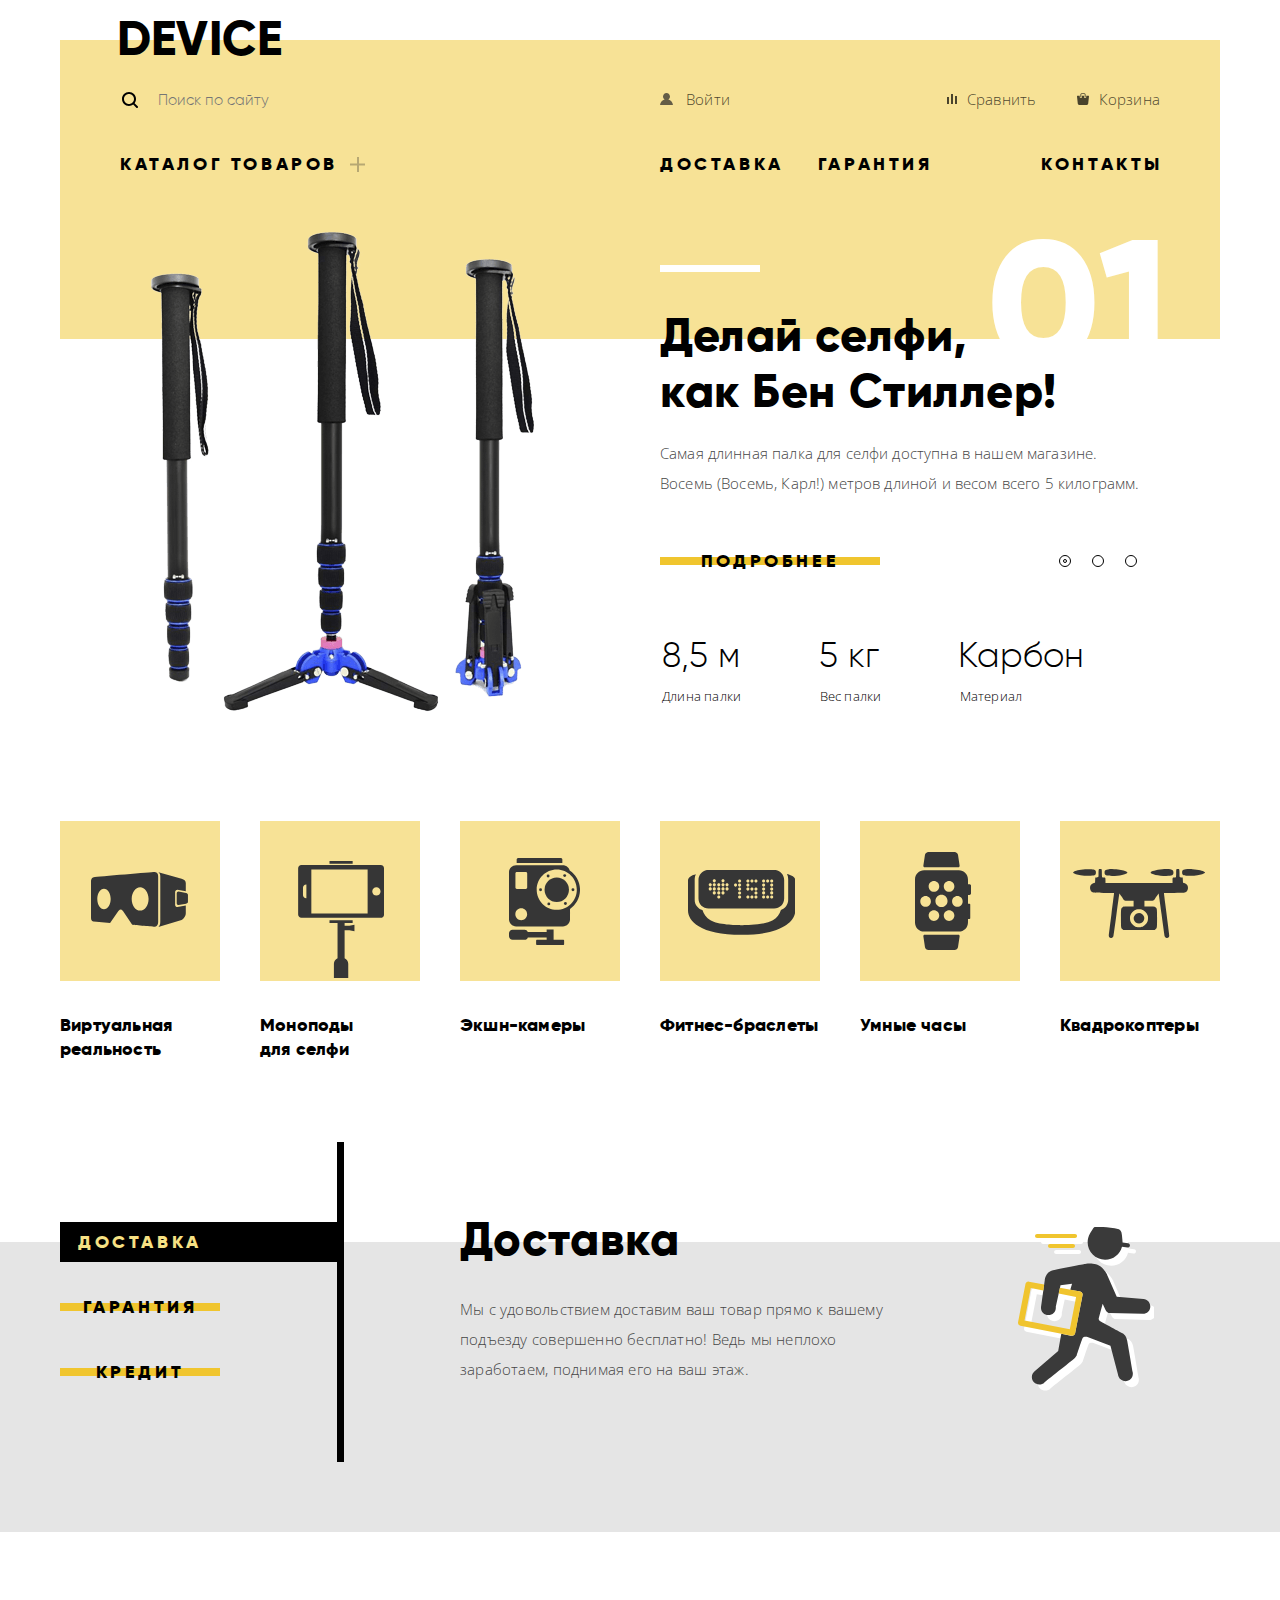
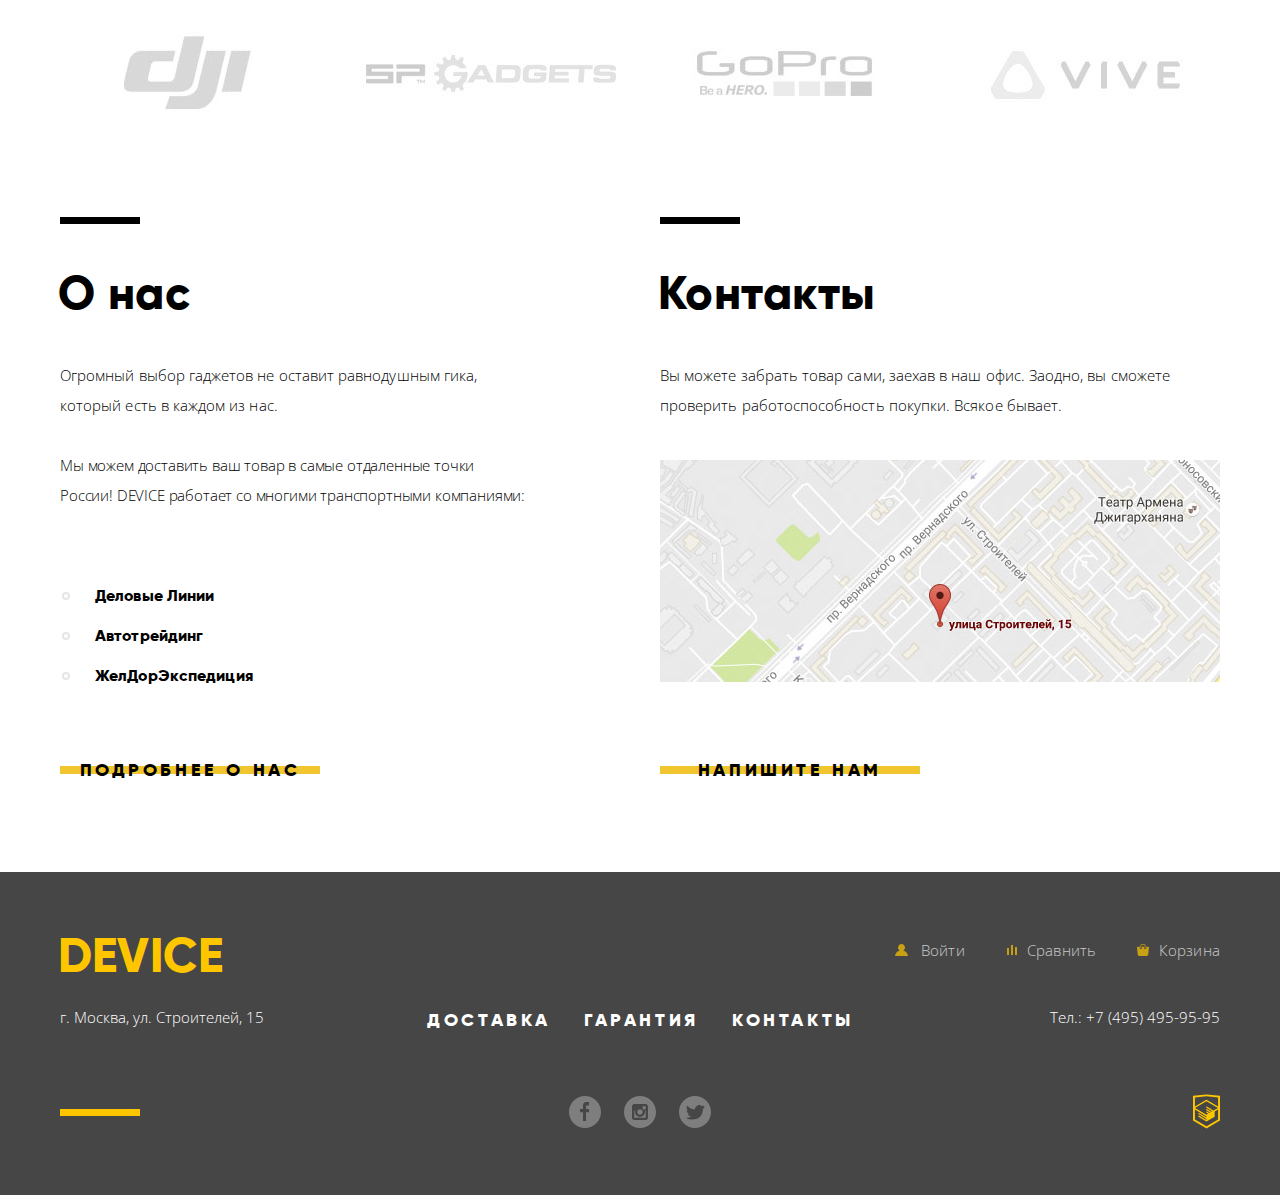
<file: index.html>
<!DOCTYPE html>
<html class="no-js" lang="ru">

<head>
  <meta charset="utf-8">
  <title>HTML Academy: Девайс</title>
  <script>
    document.documentElement.classList.replace("no-js","js");
  </script>
  <link href="https://fonts.googleapis.com/css?family=Open+Sans:300,400&amp;subset=cyrillic" rel="stylesheet">
  <link rel="stylesheet" href="css/normalize.css">
  <link rel="stylesheet" href="css/style-min.css">
</head>

<body>
  <header class="main-header container">
    <div class="header-wrapper">
      <a class="main-header-logo">DEVICE</a>
      <div class="navigation-wrapper">
        <form class="main-navigation-search" action="https://echo.htmlacademy.ru" method="post">
          <label class="visually-hidden" for="main-search">Поиск по сайту</label>
          <input id="main-search" type="text" name="main-search" placeholder="Поиск по сайту" required>
          <button class="search-button" type="submit">найти</button>
        </form>
        <nav class="main-navigation">
          <ul class="user-navigation">
            <li class="navigation-item login">
              <a class="login-link" href="login.html">Войти</a>
            </li>
            <li class="navigation-item compare">
              <a href="#">Сравнить</a>
            </li>
            <li class="navigation-item cart">
              <a href="#">Корзина</a>
            </li>
          </ul>
        </nav>
      </div>
      <ul class="header-services-list">
        <li class="header-services-item catalog">
          <a class="catalog-link" href="products.html">Каталог товаров</a>
          <ul class="header-calalog-list">
            <li>
              <ul class="catalog-list-row first-row">
                <li class="catalog-item">
                  <a href="#">Виртуальная реальность</a>
                </li>
                <li class="catalog-item">
                  <a href="#">Фитнес-браслеты</a>
                </li>
                <li class="catalog-item">
                  <a href="#">Квадрокоптеры</a>
                </li>
              </ul>
            </li>
            <li>
              <ul class="catalog-list-row second-row">
                <li class="catalog-item">
                  <a href="catalog.html">Моноподы для селфи</a>
                </li>
                <li class="catalog-item">
                  <a href="#">Умные часы</a>
                </li>
              </ul>
            </li>
            <li>
              <ul class="catalog-list-row third-row">
                <li class="catalog-item">
                  <a href="#">Экшн-камеры</a>
                </li>
              </ul>
            </li>
          </ul>
        </li>
        <li class="header-services-item">
          <ul class="services-list">
            <li class="services-item">
              <a href="delivery.html">Доставка</a>
            </li>
            <li class="services-item">
              <a href="assurance.html">Гарантия</a>
            </li>
            <li class="services-item">
              <a href="contacts.html">Контакты</a>
            </li>
          </ul>
        </li>
      </ul>
    </div>
  </header>

  <main>
    <h1 class="visually-hidden">Магазин гаджетов Device</h1>
    <section class="promo-products container">
      <h2 class="visually-hidden">Лучшие товары</h2>
      <div class="slider-controls">
        <button class="promo-button current" name="slide-1">Первый слайд</button>
        <button class="promo-button" name="slide-2">Второй слайд</button>
        <button class="promo-button" name="slide-3">Третий слайд</button>
      </div>
      <div id="promo-slider" class="slide-1">
        <div class="slider-product slider-product-1">
          <h3 class="visually-hidden">Монопод</h3>
          <span class="product-number">01</span>
          <div class="picture-container">
            <img src="img/product-1.png" width="384" height="486" alt="product-1" class="product-image">
          </div>
          <div class="info-container">
            <b class="product-motto">Делай селфи,<br> как Бен Стиллер!</b>
            <p class="product-info">Самая длинная палка для селфи доступна в нашем магазине. Восемь (Восемь, Карл!) метров длиной и весом всего 5 килограмм.</p>
            <a class="button device-button" href="#">Подробнее</a>
            <table class="product-properties">
              <tr class="product-properties-names">
                <td>Длина палки</td>
                <td>Вес палки</td>
                <td>Материал</td>
              </tr>
              <tr class="product-properties-value">
                <td>8,5 м</td>
                <td>5 кг</td>
                <td>Карбон</td>
              </tr>
            </table>
          </div>
        </div>
        <div class="slider-product slider-product-2">
          <h3 class="visually-hidden">Фитнес-браслет</h3>
          <span class="product-number">02</span>
          <div class="picture-container">
            <img src="img/product-2.png" width="345" height="485" alt="product-2" class="product-image">
          </div>
          <div class="info-container">
            <b class="product-motto">Худеем<br> правильно!</b>
            <p class="product-info">Мотивирующие фитнес-браслеты помогут найти в себе силы не пропускать занятия и соблюдать диету.</p>
            <a class="button device-button" href="#">Подробнее</a>
            <table class="product-properties">
              <tr class="product-properties-names">
                <td>Без подзарядки</td>
              </tr>
              <tr class="product-properties-value">
                <td>48 часов</td>
              </tr>
            </table>
          </div>
        </div>
        <div class="slider-product slider-product-3">
          <h3 class="visually-hidden">Квадрокоптер</h3>
          <span class="product-number">03</span>
          <div class="picture-container">
            <img src="img/product-3.png" width="526" height="334" alt="product-3" class="product-image">
          </div>
          <div class="info-container">
            <b class="product-motto">Порхает как бабочка, жалит как пчела!</b>
            <p class="product-info">Этот обычный, на первый взгляд, квадрокоптер оснащен мощным лазером, замаскированным под стандартную камеру.</p>
            <a class="button device-button" href="#">Подробнее</a>
            <table class="product-properties">
              <tr class="product-properties-names">
                <td>Дальность полета</td>
                <td>Радиус поражения</td>
              </tr>
              <tr class="product-properties-value">
                <td>800 м</td>
                <td>50 м</td>
              </tr>
            </table>
          </div>
        </div>
      </div>
    </section>
    <section class="popular-products container">
      <h2 class="visually-hidden">Популярные товары</h2>
      <ul class="popular-poducts-list">
        <li class="popular-product vr">
          <a class="popular-product-link" href="#">
            <h3 class="product-name">Виртуальная реальность</h3>
            <div class="img-wrapper">
              <img src="img/popular-1.svg" width="97" height="55" alt="Виртуальная реальность">
            </div>
          </a>
        </li>
        <li class="popular-product monopod">
          <a class="popular-product-link" href="#">
            <h3 class="product-name">Моноподы для селфи</h3>
            <div class="img-wrapper">
              <img src="img/popular-2.svg" width="86" height="117" alt="Моноподы для селфи">
            </div>
          </a>
        </li>
        <li class="popular-product action-camera">
          <a class="popular-product-link" href="#">
            <h3 class="product-name">Экшн-камеры</h3>
            <div class="img-wrapper">
              <img src="img/popular-3.svg" width="71" height="87" alt="Экшн-камеры">
            </div>
          </a>
        </li>
        <li class="popular-product band">
          <a class="popular-product-link" href="#">
            <h3 class="product-name">Фитнес-браслеты</h3>
            <div class="img-wrapper">
              <img src="img/popular-4.svg" width="107" height="65" alt="Фитнес-браслеты">
            </div>
          </a>
        </li>
        <li class="popular-product clock">
          <a class="popular-product-link" href="#">
            <h3 class="product-name">Умные часы</h3>
            <div class="img-wrapper">
              <img src="img/popular-5.svg" width="56" height="98" alt="Умные часы">
            </div>
          </a>
        </li>
        <li class="popular-product quadrocopter">
          <a class="popular-product-link" href="#">
            <h3 class="product-name">Квадрокоптеры</h3>
            <div class="img-wrapper">
              <img src="img/popular-6.svg" width="132" height="69" alt="Квадрокоптеры">
            </div>
          </a>
        </li>
      </ul>
    </section>
    <section class="services">
      <div class="services-wrapper container">
        <h2 class="visually-hidden">Услуги</h2>
        <div class="slider-controls">
          <button class="button device-button current" name="delivery">Доставка</button>
          <button class="button device-button" name="warranty">Гарантия</button>
          <button class="button device-button" name="credit">Кредит</button>
        </div>
        <div id="services-control" class="delivery">
          <ul class="services-list">
            <li class="services-item services-item-delivery">
              <h3>Доставка</h3>
              <img src="img/delivery.svg" width="136" height="164" alt="Доставка">
              <p>Мы с удовольствием доставим ваш товар прямо к вашему подъезду совершенно бесплатно! Ведь мы неплохо заработаем,
                поднимая его на ваш этаж.</p>
            </li>
            <li class="services-item services-item-warranty">
              <h3>Гарантия</h3>
              <img src="img/warranty.svg" width="171" height="194" alt="Гарантия">
              <p>Если из-за возгорания купленного у нас товара у вас сгорит дом — не переживайте, мы выдадим вам новый. Товар, не
                дом, конечно же.
              </p>
            </li>
            <li class="services-item services-item-credit">
              <h3>Кредит</h3>
              <img src="img/credit.svg" width="156" height="186" alt="Кредит">
              <p>Залезть в долговую яму стало проще! Кредитные консультанты подберут для вас наиболее выгодные условия кредита.
                Выгодные для нашего банка, разумеется.</p>
            </li>
          </ul>
        </div>
      </div>
    </section>
    <section class="brends container">
      <h2 class="visually-hidden">Наши бренды</h2>
      <ul class="brends-list">
        <li class="brend-item">
          <a href="http://www.dji.com/" aria-label="Магазин DJI">
            <img src="img/logo-1.jpg" width="260" height="100" alt="DJI">
            <img class="hover-img" src="img/logo-1-hov.jpg" width="260" height="100" alt="DJI">
          </a>
        </li>
        <li class="brend-item">
          <a class="partner-link" href="http://www.sp-gadgets.com/" aria-label="Магазин SP GADGETS">
            <img src="img/logo-2.jpg" width="260" height="100" alt="SP GADGETS">
            <img class="hover-img" src="img/logo-2-hov.jpg" width="260" height="100" alt="SP GADGETS">
          </a>
        </li>
        <li class="brend-item">
          <a class="partner-link" href="http://gopro.ru/">
            <img src="img/logo-3.jpg" width="260" height="100" alt="GoPro" aria-label="Магазин GoPro">
            <img class="hover-img" src="img/logo-3-hov.jpg" width="260" height="100" alt="GoPro">
          </a>
        </li>
        <li class="brend-item">
          <a class="partner-link" href="https://www.htcvive.com/">
            <img src="img/logo-4.jpg" width="260" height="100" alt="VIVE" aria-label="Магазин VIVE">
            <img class="hover-img" src="img/logo-4-hov.jpg" width="260" height="100" alt="VIVE">
          </a>
        </li>
      </ul>
    </section>
    <div class="about-wrapper">
      <section class="about">
        <h2>О нас</h2>
        <p>Огромный выбор гаджетов не оставит равнодушным гика, который есть в каждом из нас.</p>
        <p>Мы можем доставить ваш товар в самые отдаленные точки России! DEVICE работает со многими транспортными компаниями:</p>
        <ul class="transport-list">
          <li class="transport-item">Деловые Линии</li>
          <li class="transport-item">Автотрейдинг</li>
          <li class="transport-item">ЖелДорЭкспедиция</li>
        </ul>
        <a href="#" class="device-button">Подробнее о нас</a>
      </section>
      <section class="contacts">
        <h2>Контакты</h2>
        <p>Вы можете забрать товар сами, заехав в наш офис. Заодно, вы сможете проверить работоспособность покупки. Всякое бывает.</p>
        <a class="map-link" href="https://yandex.ru/maps/-/CBB4AERqHA">
          <img src="img/map.jpg" class="map" width="560" height="222" alt="карта проезда">
        </a>
        <a href="#" class="device-button mail-btn">Напишите нам</a>
      </section>
    </div>

    <section class="modal modal-mailUs">
      <h2 class="visually-hidden">Форма авторизации</h2>

      <form class="mail-form" action="https://echo.htmlacademy.ru" method="post">
        <p class="modal-item">
          <label for="modal-name">Ваше имя:</label>
          <input id="modal-name" type="text" name="user-name" placeholder="Имя Фамилия">
        </p>
        <p class="modal-item">
          <label for="modal-email">Ваш e-mail:</label>
          <input id="modal-email" type="email" name="user-email" placeholder="email@example.com">
        </p>
        <p class="modal-item modal-item-big">
          <label for="modal-text">Текст письма:</label>
          <textarea id="modal-text" name="mail-text" placeholder="В свободной форме"></textarea>
        </p>
        <button class="button device-button" type="submit">Отправить</button>
      </form>

      <button class="modal-close-button" type="button">закрыть</button>
    </section>

    <section class="modal modal-map">
      <h2 class="visually-hidden">Как до нас добраться</h2>
      <iframe src="https://yandex.ru/map-widget/v1/-/CBB4A6BfcA" width="960" height="559"></iframe>
      <p>
        <img src="img/map-big.jpg" width="960" height="559" alt="Офис компании по адресу г. Москва, ул. Строителей, 15">
      </p>
      <button class="modal-close-button" type="button">закрыть</button>
    </section>
  </main>

  <footer class="main-footer">
    <div class="footer-container">
      <div class="footer-wrapper">
        <a class="main-footer-logo">DEVICE</a>
        <ul class="user-navigation">
          <li class="navigation-item footer-navigation-item login">
            <a href="#">Войти</a>
          </li>
          <li class="navigation-item footer-navigation-item compare">
            <a href="#">Сравнить</a>
          </li>
          <li class="navigation-item footer-navigation-item cart">
            <a href="#">Корзина</a>
          </li>
        </ul>
      </div>
      <div class="footer-wrapper">
        <span class="footer-address">г. Москва, ул. Строителей, 15</span>
        <ul class="footer-services-list">
          <li class="services-item">
            <a href="delivery.html">Доставка</a>
          </li>
          <li class="services-item">
            <a href="assurance.html">Гарантия</a>
          </li>
          <li class="services-item">
            <a href="contacts.html">Контакты</a>
          </li>
        </ul>
        <a href="tel:74954959595" class="footer-phone">Тел.: +7 (495) 495-95-95</a>
      </div>
      <div class="footer-wrapper">
        <ul class="footer-social-list">
          <li class="social-item">
            <a class="social-link" href="#">
              <span class="visually-hidden">Фейсбук</span>
            </a>
          </li>
          <li class="social-item">
            <a class="social-link" href="#">
              <span class="visually-hidden">Инстаграм</span>
            </a>
          </li>
          <li class="social-item">
            <a class="social-link" href="#">
              <span class="visually-hidden">Твиттер</span>
            </a>
          </li>
        </ul>
        <a class="developer-logo" href="https://htmlacademy.ru/intensive/htmlcss" aria-label="Сайт разработчика HTML Academy">
          <img src="img/developer.svg" width="27" height="35" alt="Сделано в HTML Academy">
        </a>
      </div>
    </div>
  </footer>
  <script async="" src="js/script-min.js"></script>
</body>

</html>
</file>
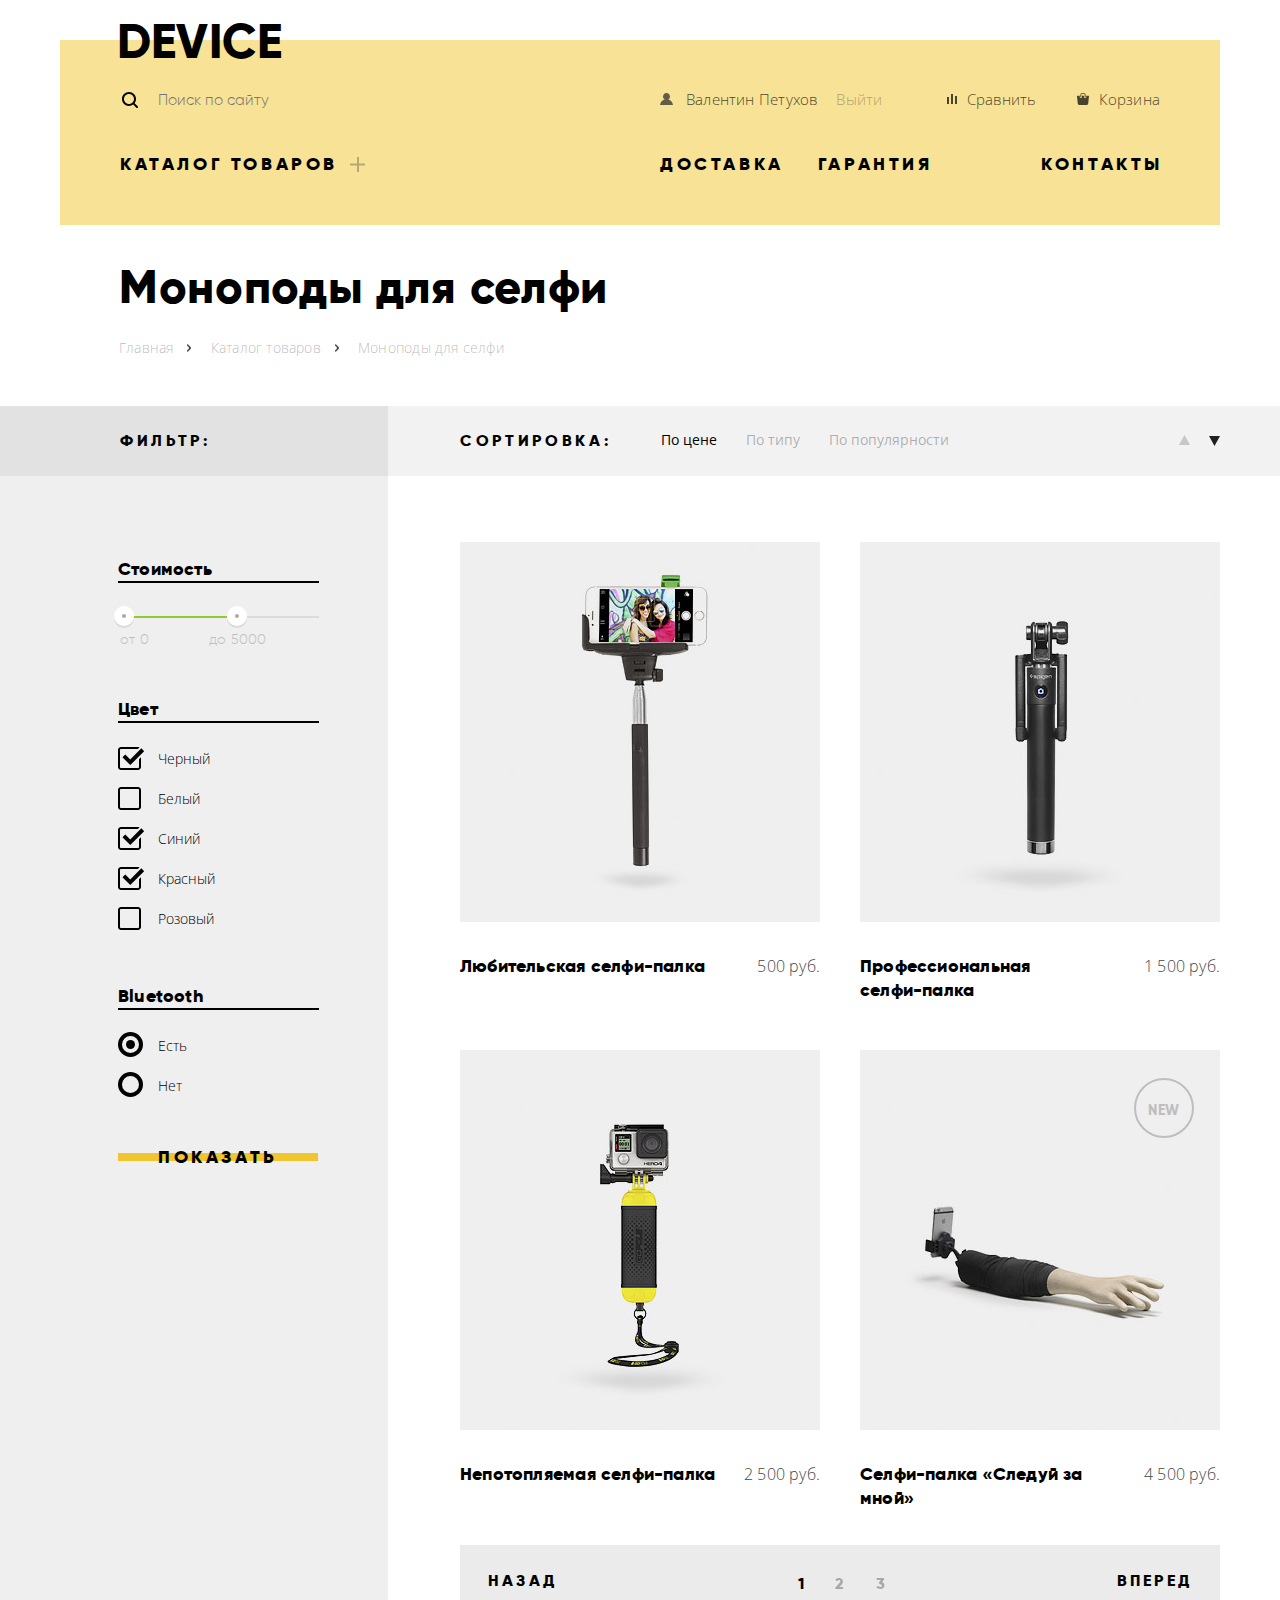
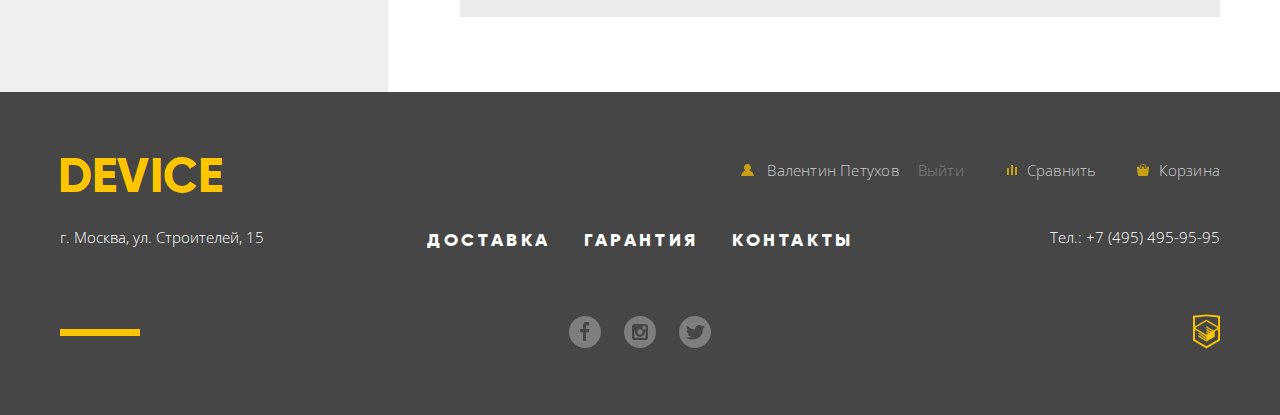
<file: catalog.html>
<!DOCTYPE html>
<html lang="ru">

<head>
  <meta charset="utf-8">
  <title>HTML Academy: Девайс</title>
  <link href="https://fonts.googleapis.com/css?family=Open+Sans:300,400&amp;subset=cyrillic" rel="stylesheet">
  <link rel="stylesheet" href="css/normalize.css">
  <link rel="stylesheet" href="css/style-min.css">
</head>

<body class="catalogPage">
  <header class="main-header container">
    <div class="header-wrapper">
      <a href="index.html" class="main-header-logo">DEVICE</a>
      <div class="navigation-wrapper">
        <form class="main-navigation-search" action="https://echo.htmlacademy.ru" method="post">
          <label class="visually-hidden" for="main-search">Поиск по сайту</label>
          <input id="main-search" type="text" name="main-search" placeholder="Поиск по сайту" required>
          <button class="search-button" type="submit">найти</button>
        </form>
        <nav class="main-navigation">
          <ul class="user-navigation">
            <li class="navigation-item user">
              <a href="#">Валентин Петухов</a>
            </li>
            <li class="navigation-item logout">
              <a href="#">Выйти</a>
            </li>
            <li class="navigation-item compare">
              <a href="#">Сравнить</a>
            </li>
            <li class="navigation-item cart">
              <a href="#">Корзина</a>
            </li>
          </ul>
        </nav>
      </div>
      <ul class="header-services-list">
        <li class="header-services-item catalog">
          <a class="catalog-link" href="products.html">Каталог товаров</a>
          <ul class="header-calalog-list">
            <li>
              <ul class="catalog-list-row first-row">
                <li class="catalog-item">
                  <a href="#">Виртуальная реальность</a>
                </li>
                <li class="catalog-item">
                  <a href="#">Фитнес-браслеты</a>
                </li>
                <li class="catalog-item">
                  <a href="#">Квадрокоптеры</a>
                </li>
              </ul>
            </li>
            <li>
              <ul class="catalog-list-row second-row">
                <li class="catalog-item">
                  <a href="catalog.html">Моноподы для селфи</a>
                </li>
                <li class="catalog-item">
                  <a href="#">Умные часы</a>
                </li>
              </ul>
            </li>
            <li>
              <ul class="catalog-list-row third-row">
                <li class="catalog-item">
                  <a href="#">Экшн-камеры</a>
                </li>
              </ul>
            </li>
          </ul>
        </li>
        <li class="header-services-item">
          <ul class="services-list">
            <li class="services-item">
              <a href="delivery.html">Доставка</a>
            </li>
            <li class="services-item">
              <a href="assurance.html">Гарантия</a>
            </li>
            <li class="services-item">
              <a href="contacts.html">Контакты</a>
            </li>
          </ul>
        </li>
      </ul>
    </div>
  </header>

  <main>
    <div class="container">
      <h1>Моноподы для селфи</h1>
      <ul class="breadcrumbs">
        <li>
          <a href="index.html">Главная</a>
        </li>
        <li>
          <a href="#">Каталог товаров</a>
        </li>
        <li class="breadcrumbs-current">
          <a>Моноподы для селфи</a>
        </li>
      </ul>
    </div>

    <div class="sort-wrapper">
      <div class="sort-inner-wrapper container">
        <div class="visual-h2">Фильтр:</div>
        <section class="sort">
          <h2>Cортировка:</h2>
          <ul class="sort-list">
            <li class="sort-item current">
              <a href="#">По цене</a>
            </li>
            <li class="sort-item">
              <a href="#">По типу</a>
            </li>
            <li class="sort-item">
              <a href="#">По популярности</a>
            </li>
            <li class="sort-item arrow arrow-up">
              <a href="#">стрелка вверх</a>
            </li>
            <li class="sort-item current arrow arrow-down">
              <a href="#">стрелка вниз</a>
            </li>
          </ul>
        </section>
      </div>
    </div>

    <div class="background-wrapper">
      <div class="filter-catalog-container container">
        <section class="filter">
          <h2 class="visually-hidden">Фильтр:</h2>
          <form class="filter-form" method="post" action="https://echo.htmlacademy.ru">
            <fieldset>
              <legend>Стоимость</legend>
              <div class="custom-range">
                <input id="min-price" class="visually-hidden min-price" type="text" name="min-price" placeholder="от 0" value="0">
                <input id="max-price" class="visually-hidden max-price" type="text" name="max-price" placeholder="до 5000" value="5000">
                <span class="price-range"></span>
                <label class="icon-min-price icon-price" for="min-price">Минимальная цена</label>
                <label class="icon-max-price icon-price" for="max-price">Максимальная цена</label>
              </div>
            </fieldset>
            <fieldset>
              <legend>Цвет</legend>
              <ul class="color-list">
                <li class="filter-option">
                  <input class="visually-hidden" type="checkbox" id="black" name="black" value="black" checked>
                  <label for="black">Черный</label>
                </li>
                <li class="filter-option">
                  <input class="visually-hidden" type="checkbox" id="white" name="white" value="white">
                  <label for="white">Белый</label>
                </li>
                <li class="filter-option">
                  <input class="visually-hidden" type="checkbox" id="blue" name="blue" value="blue" checked>
                  <label for="blue">Синий</label>
                </li>
                <li class="filter-option">
                  <input class="visually-hidden" type="checkbox" id="red" name="red" value="red" checked>
                  <label for="red">Красный</label>
                </li>
                <li class="filter-option">
                  <input class="visually-hidden" type="checkbox" id="pink" name="pink" value="pink">
                  <label for="pink">Розовый</label>
                </li>
              </ul>
            </fieldset>
            <fieldset>
              <legend>Bluetooth</legend>
              <ul class="bluetooth-list">
                <li class="filter-option">
                  <input class="visually-hidden" id="bluetooth-option-exist" type="radio" name="exist" value="exist" checked>
                  <label for="bluetooth-option-exist">Есть</label>
                </li>
                <li class="filter-option">
                  <input class="visually-hidden" id="bluetooth-option-not" type="radio" name="exist" value="not">
                  <label for="bluetooth-option-not">Нет</label>
                </li>
              </ul>
            </fieldset>
            <button class="button device-button" type="submit">Показать</button>
          </form>
        </section>

        <section class="catalog">
          <h2 class="visually-hidden">Список моноподов</h2>
          <ul class="catalog-list">
            <li class="catalog-item">
              <h3>
                <a href="catalog-item.html">Любительская селфи-палка</a>
              </h3>
              <img src="img/catalog-item-1.jpg" width="360" height="380" alt="Любительская селфи-палка">
              <span class="catalog-item-price">500 руб.</span>
              <div class="hover-wrapper">
                <a class="button device-button" href="#">В корзину</a>
                <a class="compare-button" href="#">Добавить к сравнению</a>
              </div>
            </li>
            <li class="catalog-item">
              <h3>
                <a href="catalog-item.html">Профессиональная <br> селфи-палка</a>
              </h3>
              <img src="img/catalog-item-2.jpg" width="360" height="380" alt="Профессиональная селфи-палка">
              <span class="catalog-item-price">1 500 руб.</span>
              <div class="hover-wrapper">
                <a class="button device-button" href="#">В корзину</a>
                <a class="compare-button" href="#">Добавить к сравнению</a>
              </div>
            </li>
            <li class="catalog-item">
              <h3>
                <a href="catalog-item.html">Непотопляемая селфи-палка</a>
              </h3>
              <img src="img/catalog-item-3.jpg" width="360" height="380" alt="Непотопляемая селфи-палка">
              <span class="catalog-item-price">2 500 руб.</span>
              <div class="hover-wrapper">
                <a class="button device-button" href="#">В корзину</a>
                <a class="compare-button" href="#">Добавить к сравнению</a>
              </div>
            </li>
            <li class="catalog-item new">
              <h3>
                <a href="catalog-item.html">Селфи-палка «Следуй за мной»</a>
              </h3>
              <img src="img/catalog-item-4.jpg" width="360" height="380" alt="Селфи-палка «Следуй за мной»">
              <span class="catalog-item-price">4 500 руб.</span>
              <div class="hover-wrapper">
                <a class="button device-button" href="#">В корзину</a>
                <a class="compare-button" href="#">Добавить к сравнению</a>
              </div>
            </li>
          </ul>
          <div class="catalog-nav">

            <ul class="pagination-list">
              <li class="pagination-button prev">
                <a href="#">Назад</a>
              </li>
              <li class="pagination-item pagination-item-current">
                <a href="#">1</a>
              </li>
              <li class="pagination-item">
                <a href="#">2</a>
              </li>
              <li class="pagination-item">
                <a href="#">3</a>
              </li>
              <li class="pagination-button next">
                <a href="#">Вперед</a>
              </li>
            </ul>
          </div>
        </section>
      </div>
    </div>

  </main>

  <footer class="main-footer user-in">
    <div class="footer-container">
      <div class="footer-wrapper">
        <a href="index.html" class="main-footer-logo">DEVICE</a>
        <ul class="user-navigation">
          <li class="navigation-item footer-navigation-item user">
            <a href="#">Валентин Петухов</a>
          </li>
          <li class="navigation-item footer-navigation-item logout">
            <a href="#">Выйти</a>
          </li>
          <li class="navigation-item footer-navigation-item compare">
            <a href="#">Сравнить</a>
          </li>
          <li class="navigation-item footer-navigation-item cart">
            <a href="#">Корзина</a>
          </li>
        </ul>
      </div>
      <div class="footer-wrapper">
        <span class="footer-address">г. Москва, ул. Строителей, 15</span>
        <ul class="footer-services-list">
          <li class="services-item">
            <a href="delivery.html">Доставка</a>
          </li>
          <li class="services-item">
            <a href="assurance.html">Гарантия</a>
          </li>
          <li class="services-item">
            <a href="contacts.html">Контакты</a>
          </li>
        </ul>
        <a href="tel:74954959595" class="footer-phone">Тел.: +7 (495) 495-95-95</a>
      </div>
      <div class="footer-wrapper">
        <ul class="footer-social-list">
          <li class="social-item">
            <a class="social-link" href="#">
              <span class="visually-hidden">Фейсбук</span>
            </a>
          </li>
          <li class="social-item">
            <a class="social-link" href="#">
              <span class="visually-hidden">Инстаграм</span>
            </a>
          </li>
          <li class="social-item">
            <a class="social-link" href="#">
              <span class="visually-hidden">Твиттер</span>
            </a>
          </li>
        </ul>
        <a class="developer-logo" href="https://htmlacademy.ru/intensive/htmlcss" aria-label="Сайт разработчика HTML Academy">
          <img src="img/developer.svg" width="27" height="35" alt="Сделано в HTML Academy">
        </a>
      </div>
    </div>
  </footer>
  <script async="" src="js/script-min.js"></script>
</body>

</html>
</file>
<file: css/style-min.css>
@font-face{font-weight:900;font-family:"Gilroy";font-style:normal;src:url("../fonts/gilroyextrabold.woff2") format("woff2"),url("../fonts/gilroyextrabold.woff") format("woff")}@font-face{font-weight:300;font-family:"Gilroy";font-style:normal;src:url("../fonts/gilroylight.woff2") format("woff2"),url("../fonts/gilroylight.woff") format("woff")}.visually-hidden{position:absolute;width:1px;height:1px;margin:-1px;padding:0;overflow:hidden;border:0;clip:rect(0 0 0 0)}body{width:100%;min-width:1200px;height:100%;margin:0;padding:0;font-weight:900;font-size:15px;line-height:30px;font-family:"Gilroy",Arial,sans-serif;color:#000;letter-spacing:.014em;background-color:#fff}a{display:block;color:inherit;text-decoration:none}.container{width:1160px;margin:0 auto}.main-header{display:-webkit-box;display:-ms-flexbox;display:flex;-ms-flex-direction:column;flex-direction:column;margin-top:40px;background-color:#f7e296;-webkit-box-direction:normal;-webkit-box-orient:vertical}.header-wrapper{position:relative;display:-webkit-box;display:-ms-flexbox;display:flex;-ms-flex-direction:column;flex-direction:column;width:1040px;min-height:154px;margin:0 auto;padding-top:31px;-webkit-box-direction:normal;-webkit-box-orient:vertical}.main-header-logo{position:absolute;top:-25px;left:-3px;font-size:48px;line-height:48px;cursor:pointer}.main-header a:not(.login-link):hover{color:rgba(0,0,0,0.6)}.main-header a:not(.login-link):active{color:rgba(0,0,0,0.3)}.navigation-wrapper{display:-webkit-box;display:-ms-flexbox;display:flex;justify-content:space-between;align-items:center;margin-bottom:26px;-webkit-box-align:center;-webkit-box-pack:justify;-ms-flex-align:center;-ms-flex-pack:justify}.main-navigation-search{position:relative;width:440px;margin-top:4px}.main-navigation-search::before{content:"";position:absolute;top:50%;left:2px;width:18px;height:18px;background-image:url(../img/search.svg);background-repeat:no-repeat;-webkit-transform:translateY(-50%);transform:translateY(-50%)}.main-navigation-search input{position:relative;-webkit-box-sizing:border-box;box-sizing:border-box;width:354px;padding-top:16px;padding-bottom:15px;padding-left:38px;line-height:initial;background-color:transparent;border:0;border-bottom:2px solid transparent}input[type="search"]::-webkit-input-placeholder{font-weight:300;font-family:"Open Sans",Arial,sans-serif;color:#000;opacity:.3}input[type="search"]:-ms-input-placeholder{font-weight:300;font-family:"Open Sans",Arial,sans-serif;color:#000;opacity:.3}input[type="search"]::-ms-input-placeholder{font-weight:300;font-family:"Open Sans",Arial,sans-serif;color:#000;opacity:.3}input[type="search"]::placeholder{font-weight:300;font-family:"Open Sans",Arial,sans-serif;color:#000;opacity:.3}input[type="search"]:hover::-webkit-input-placeholder{opacity:.6}input[type="search"]:hover:-ms-input-placeholder{opacity:.6}input[type="search"]:hover::-ms-input-placeholder{opacity:.6}input[type="search"]:hover::placeholder{opacity:.6}input[type="search"]:focus::-webkit-input-placeholder{opacity:1}input[type="search"]:focus:-ms-input-placeholder{opacity:1}input[type="search"]:focus::-ms-input-placeholder{opacity:1}input[type="search"]:focus::placeholder{opacity:1}.main-navigation-search input:focus{border-bottom:2px solid #000;outline:0}.main-navigation-search input:valid ~ .search-button,.search-button:focus,.main-navigation-search input:focus ~ .search-button{opacity:1}.search-button{width:85px;margin-left:-4px;padding-top:8px;padding-bottom:8px;font-weight:300;font-size:15px;line-height:30px;font-family:"Open Sans",Arial,sans-serif;vertical-align:middle;text-align:center;color:#000;text-transform:capitalize;background-color:transparent;border:2px solid #000;opacity:0}.search-button:hover{color:#fff;background-color:#000}.search-button:active{color:rgba(255,255,255,0.3);background-color:#000}.user-navigation,.header-services-list,.header-calalog-list,.catalog-list-row{list-style:none}.user-navigation{display:-webkit-box;display:-ms-flexbox;display:flex;justify-content:space-between;width:500px;margin:0;padding:0;font-weight:300;font-family:"Open Sans",Arial,sans-serif;-webkit-box-pack:justify;-ms-flex-pack:justify}.navigation-item a{position:relative;padding-left:26px}.navigation-item a:hover{opacity:.6}.navigation-item a:active{opacity:.3}.navigation-item a::after{content:"";position:absolute;top:50%;left:0;background-repeat:no-repeat;-webkit-transform:translateY(-50%);transform:translateY(-50%)}.navigation-item.user a::after,.navigation-item.login a::after{width:13px;height:12px;background-image:url("../img/user.svg")}.navigation-item.compare{margin-right:40px;margin-left:auto}.navigation-item.compar a{padding-left:20px}.navigation-item.compare a::after{left:6px;width:10px;height:10px;background-image:url("../img/compare.svg")}.navigation-item.cart a{padding-left:22px}.navigation-item.cart a::after{width:12px;height:12px;background-image:url("../img/cart.svg")}.navigation-item.logout a{padding-left:19px;opacity:.3}.main-footer .navigation-item.logout{margin-right:37px}.header-services-list{display:-webkit-box;display:-ms-flexbox;display:flex;justify-content:space-between;width:1040px;margin:0;padding:0;font-size:18px;line-height:24px;text-transform:uppercase;letter-spacing:.2em;-webkit-box-pack:justify;-ms-flex-pack:justify}.header-services-list .catalog{position:relative;width:245px}.header-calalog-list{position:absolute;top:43px;z-index:1;display:none;width:555px;margin:0;padding:0;font-weight:300;font-size:15px;line-height:36px;font-family:"Open Sans",Arial,sans-serif;text-transform:capitalize;letter-spacing:.01em}.header-services-item .catalog-link{position:relative}.header-services-list .catalog-link::after{content:"";position:absolute;top:50%;left:230px;width:15px;height:15px;background-image:url("../img/plus.svg");-webkit-transform:translateY(-50%);transform:translateY(-50%);opacity:.3}.header-services-item.catalog .header-calalog-list::before{content:"";position:absolute;top:-10px;left:-60px;z-index:-1;width:1160px;height:154px;background-color:#f7e296}.no-js .header-calalog-list,.header-services-list .header-calalog-list.menu-open{display:block}.header-calalog-list .catalog-list-row{margin:0;padding:0;text-transform:initial}.header-calalog-list .catalog-item{display:inline-block;vertical-align:middle}.catalog-list-row.first-row .catalog-item:first-child{margin-right:54px}.catalog-list-row.first-row .catalog-item:nth-child(2){margin-right:72px}.catalog-list-row.second-row,.catalog-list-row.third-row{margin-top:-2px}.catalog-list-row.second-row .catalog-item:first-child{margin-right:81px}.header-services-list .services-list{display:-webkit-box;display:-ms-flexbox;display:flex;flex-wrap:wrap;width:500px;margin:0;padding:0;list-style:none;-ms-flex-wrap:wrap}.header-services-list .services-item:first-child{margin-right:34px}.header-services-list .services-item:last-child{margin-right:-3px;margin-left:auto}.promo-products{position:relative;min-height:496px;background:linear-gradient(to bottom,#f7e296 0,#f7e296 114px,rgba(255,255,255,0) 114px,rgba(255,255,255,0) 100%)}.promo-products .slider-controls{position:absolute;right:83px;bottom:154px;z-index:1;display:-webkit-box;display:-ms-flexbox;display:flex;flex-wrap:wrap;width:99px;height:12px;font-size:0;-ms-flex-wrap:wrap}.promo-button{position:relative;width:12px;height:12px;margin-bottom:5px;margin-left:21px;padding:0;font:inherit;background:transparent;border:1px solid #000;border-radius:50%;cursor:pointer}.promo-button.current::after{content:"";position:absolute;top:3px;left:3px;width:2px;height:2px;background:transparent;border:1px solid #000;border-radius:50%}.slider-product{display:none;justify-content:space-between;-webkit-box-pack:justify;-ms-flex-pack:justify}.slide-1 .slider-product-1{display:-webkit-box;display:-ms-flexbox;display:flex}.slide-2 .slider-product-2{display:-webkit-box;display:-ms-flexbox;display:flex}.slide-3 .slider-product-3{display:-webkit-box;display:-ms-flexbox;display:flex}.promo-products .picture-container{position:relative;width:400px;margin-left:90px}.slider-product img{position:absolute}.slider-product-1 img{top:3px}.slider-product-2 img{top:15px;left:26px}.slider-product-3 img{top:68px;left:-59px}.promo-products .info-container{position:relative;width:505px;margin-right:55px}.promo-products .info-container::before{content:"";position:absolute;top:40px;left:0;width:100px;height:7px;background-color:#fff}.product-number{position:absolute;top:-11px;right:47px;font-size:179px;line-height:1;color:#fff;letter-spacing:.015em}.product-motto{display:block;margin-top:82px;font-size:47px;line-height:56px;letter-spacing:.012em}.product-info{width:485px;margin-top:19px;margin-bottom:43px;font-weight:300;font-family:"Open Sans",Arial,sans-serif;color:#464646;letter-spacing:.01em}.device-button{position:relative;display:inline-block;-webkit-box-sizing:content-box;box-sizing:content-box;width:210px;height:22px;padding:9px 5px;font:inherit;font-size:18px;line-height:22px;vertical-align:middle;text-align:center;color:inherit;text-transform:uppercase;letter-spacing:.2em;background-color:transparent;border:0;cursor:pointer}.device-button::before{content:"";position:absolute;top:40%;left:0;z-index:-1;width:100%;height:20%;background-color:#f0c52e;-webkit-transition:all .2s ease-in-out;transition:all .2s ease-in-out}.device-button:focus{outline:0}.device-button:focus::before,.device-button:hover::before{top:0;height:100%}.device-button:active{color:rgba(0,0,0,0.3)}.product-properties{margin-top:45px}.product-properties tbody{display:-webkit-box;display:-ms-flexbox;display:flex;-ms-flex-direction:column;flex-direction:column;-webkit-box-direction:normal;-webkit-box-orient:vertical}.product-properties td{display:inline-block;padding:0;vertical-align:middle}.product-properties-value td{margin-right:70px}.product-properties-names td{margin-right:75px}.product-properties tr:last-child{font-weight:300;font-size:35px;line-height:48px}.product-properties tr:first-child{-ms-flex-order:1;order:1;margin-top:5px;font-weight:300;font-size:13px;line-height:20px;font-family:"Open Sans",Arial,sans-serif;-webkit-box-ordinal-group:2}.popular-products{margin-top:100px}.popular-poducts-list{display:-webkit-box;display:-ms-flexbox;display:flex;flex-wrap:wrap;justify-content:space-between;margin:0;padding:0;list-style:none;list-style:none;-webkit-box-pack:justify;-ms-flex-pack:justify;-ms-flex-wrap:wrap}.popular-product-link{display:-webkit-box;display:-ms-flexbox;display:flex;-ms-flex-direction:column;flex-direction:column;-webkit-box-direction:normal;-webkit-box-orient:vertical}.popular-product-link img,.popular-product-link .img-wrapper{pointer-events:none}.popular-product-link .img-wrapper{background-color:rgba(240,197,46,0.5)}.popular-product-link:hover .img-wrapper{background-color:rgba(240,197,46,1)}.popular-product-link:active .img-wrapper{background-color:rgba(240,197,46,1)}.popular-product-link:active img{opacity:.3}.popular-product-link .img-wrapper{display:-webkit-box;display:-ms-flexbox;display:flex;justify-content:center;align-items:center;width:160px;height:160px;-webkit-box-align:center;-webkit-box-pack:center;-ms-flex-align:center;-ms-flex-pack:center}.popular-product.vr img{margin-top:-3px;margin-left:-1px}.popular-product.monopod .img-wrapper{align-items:flex-end;-webkit-box-align:end;-ms-flex-align:end}.popular-product.monopod .product-name{width:125px}.popular-product.monopod img{margin-bottom:3px;margin-left:1px}.popular-product.action-camera img{margin-left:8px}.popular-product.band img{margin-top:2px;margin-left:2px}.popular-product.clock img{margin-left:6px}.popular-product.quadrocopter img{margin-top:4px;margin-right:2px}.popular-poducts-list h3{-ms-flex-order:1;order:1;margin:0;margin-top:32px;font-size:18px;line-height:24px;-webkit-box-ordinal-group:2}.popular-poducts-list li{width:160px}.services{width:100%;margin-top:81px;background-color:#e5e5e5;background:linear-gradient(to bottom,rgba(255,255,255,0) 0,rgba(255,255,255,0) 100px,#e5e5e5 100px,#e5e5e5 100%)}.services-wrapper{display:-webkit-box;display:-ms-flexbox;display:flex;justify-content:space-between;min-height:390px;-webkit-box-pack:justify;-ms-flex-pack:justify}.services-wrapper .slider-controls{position:relative;width:300px;padding-bottom:138px}.services-wrapper .device-button{z-index:1;width:150px;margin-top:25px}.services-wrapper .device-button:first-child{margin-top:80px}.services-wrapper .device-button.current,.services-wrapper .device-button:active{color:#f7e184}.services-wrapper .device-button.current:focus{outline:0}.services-wrapper .device-button.current:focus::before{-webkit-box-shadow:-3px 0 0 0 #f0c52e,-3px -3px 0 0 #f0c52e,-3px 3px 0 0 #f0c52e,0 -3px 0 0 #f0c52e,0 3px 0 0 #f0c52e;box-shadow:-3px 0 0 0 #f0c52e,-3px -3px 0 0 #f0c52e,-3px 3px 0 0 #f0c52e,0 -3px 0 0 #f0c52e,0 3px 0 0 #f0c52e}.services-wrapper .device-button.current::before,.services-wrapper .device-button:active::before{top:0;height:100%;padding-left:117px;background-color:#000}.services-wrapper .slider-controls::after{content:"";position:absolute;top:0;right:16px;width:7px;height:82%;background-color:#000}.services-wrapper .services-list{position:relative;width:760px;margin:0;padding:0;list-style:none}.services-wrapper .services-item{display:none}.delivery .services-item-delivery{display:inline-block;vertical-align:middle}.warranty .services-item-warranty{display:inline-block;vertical-align:middle}.credit .services-item-credit{display:inline-block;vertical-align:middle}.services-list h3{margin-top:73px;margin-bottom:31px;font-size:47px;line-height:48px;letter-spacing:.021em}.services-list p{width:460px;margin:0;font-weight:300;font-family:"Open Sans",Arial,sans-serif;color:#464646}.services img{position:absolute;top:85px;right:66px}.brends .brends-list{display:-webkit-box;display:-ms-flexbox;display:flex;flex-wrap:wrap;justify-content:flex-start;margin:0;margin-top:92px;padding:0;list-style:none;-webkit-box-pack:justify;-ms-flex-pack:justify}.brends-list .brend-item{position:relative;margin-left:40px;cursor:pointer}.brends-list .brend-item:nth-child(4n-3){margin-left:0}.brends-list .brend-itemlast-child{margin-right:3px}.brend-item:hover .hover-img{opacity:1}.brends-list .hover-img{position:absolute;top:0;left:0;opacity:0;-webkit-transition:opacity .4s ease;transition:opacity .4s ease}.about-wrapper{display:-webkit-box;display:-ms-flexbox;display:flex;justify-content:space-between;width:1160px;margin:83px auto 0;-webkit-box-pack:justify;-ms-flex-pack:justify}.contacts::before,.about::before{content:"";position:absolute;width:80px;height:7px;background-color:#000}.about{position:relative;width:468px}.contacts{position:relative;width:560px}.about h2,.contacts h2{margin-top:52px;margin-bottom:43px;margin-left:-2px;font-size:47px;line-height:48px;letter-spacing:.01em}.about p,.contacts p{margin:0;font-weight:300;font-family:"Open Sans",Arial,sans-serif;letter-spacing:.004em}.contacts .device-button,.about .device-button{width:250px}.about p:first-of-type{margin-bottom:30px}.about p:last-of-type{margin-bottom:66px;letter-spacing:-0.011em}.about .transport-list{margin:0;margin-bottom:54px;padding:0;list-style-type:none;font-size:16px;line-height:40px;letter-spacing:.007em}.about .transport-item{position:relative;padding-left:35px}.transport-item::before{content:"";position:absolute;top:50%;left:2px;width:4px;height:4px;border:2px solid #e6e6e6;border-radius:50%;-webkit-transform:translateY(-50%);transform:translateY(-50%)}.contacts p{margin-bottom:40px}.contacts .map-link{margin-bottom:58px}.modal{position:fixed;top:50%;left:50%;z-index:1;display:none;width:960px;background-color:#fff;-webkit-box-shadow:0 10px 20px 0 rgba(0,0,0,0.2);box-shadow:0 10px 20px 0 rgba(0,0,0,0.2);-webkit-transform:translate(-50%,-50%);transform:translate(-50%,-50%)}.modal-show{display:block;-webkit-animation:modal-show .6s ease-in-out;animation:modal-show .6s ease-in-out}@-webkit-keyframes modal-show{0%{-webkit-transform:translate(-200%,-50%);transform:translate(-200%,-50%)}25%{-webkit-transform:translate(-35%,-50%);transform:translate(-35%,-50%)}50%{-webkit-transform:translate(-55%,-50%);transform:translate(-55%,-50%)}75%{-webkit-transform:translate(-45%,-50%);transform:translate(-45%,-50%)}to{-webkit-transform:translate(-50%,-50%);transform:translate(-50%,-50%)}}@keyframes modal-show{0%{-webkit-transform:translate(-200%,-50%);transform:translate(-200%,-50%)}25%{-webkit-transform:translate(-35%,-50%);transform:translate(-35%,-50%)}50%{-webkit-transform:translate(-55%,-50%);transform:translate(-55%,-50%)}75%{-webkit-transform:translate(-45%,-50%);transform:translate(-45%,-50%)}to{-webkit-transform:translate(-50%,-50%);transform:translate(-50%,-50%)}}.modal-mailUs{-webkit-box-sizing:border-box;box-sizing:border-box;padding:90px 100px 80px}.mail-form{display:-webkit-box;display:-ms-flexbox;display:flex;flex-wrap:wrap;justify-content:space-between;width:760px;-webkit-box-pack:justify;-ms-flex-pack:justify;-ms-flex-wrap:wrap}.modal-item{width:360px;margin:0;margin-bottom:30px}.modal-item-big{width:760px}.mail-form label{display:inline-block;margin-bottom:8px;font-size:18px;line-height:24px;vertical-align:middle}.modal input,.modal textarea{-webkit-box-sizing:border-box;box-sizing:border-box;width:100%;padding-top:16px;padding-bottom:16px;padding-left:20px;font-size:14px;line-height:18px;font-family:"Open Sans",Arial,sans-serif;background-color:rgba(230,230,230,0.5);border:0}.modal textarea{height:156px;resize:none}.modal input::-webkit-input-placeholder,.modal textarea::-webkit-input-placeholder{font-weight:300;font-family:"Open Sans",Arial,sans-serif;color:rgba(70,70,70,0.4)}.modal input:-ms-input-placeholder,.modal textarea:-ms-input-placeholder{font-weight:300;font-family:"Open Sans",Arial,sans-serif;color:rgba(70,70,70,0.4)}.modal input::-ms-input-placeholder,.modal textarea::-ms-input-placeholder{font-weight:300;font-family:"Open Sans",Arial,sans-serif;color:rgba(70,70,70,0.4)}.modal input::placeholder,.modal textarea::placeholder{font-weight:300;font-family:"Open Sans",Arial,sans-serif;color:rgba(70,70,70,0.4)}.modal input:hover,.modal textarea:hover{background-color:rgba(230,230,230,0.8)}.modal input:focus,.modal textarea:focus{background-color:transparent;outline:3px solid #f0c52e}.modal input:focus::-webkit-input-placeholder,.modal textarea:focus::-webkit-input-placeholder{color:rgba(70,70,70,1)}.modal input:focus:-ms-input-placeholder,.modal textarea:focus:-ms-input-placeholder{color:rgba(70,70,70,1)}.modal input:focus::-ms-input-placeholder,.modal textarea:focus::-ms-input-placeholder{color:rgba(70,70,70,1)}.modal input:focus::placeholder,.modal textarea:focus::placeholder{color:rgba(70,70,70,1)}.modal input:invalid,.modal textarea:invalid{color:rgba(70,70,70,0.4);background-color:rgba(237,181,181,0.5)}.modal .device-button{width:190px}.modal-close-button{position:absolute;top:22px;right:22px;width:55px;height:55px;margin:0;padding:0;font-size:0;background-color:transparent;border:0;cursor:pointer}.modal-close-button::before{content:"";display:block;width:100%;height:100%;background-image:url("../img/modal-close.svg");opacity:.5}.modal-close-button:focus::before,.modal-close-button:hover::before{outline:0;opacity:1}.modal-close-button:active::before{opacity:.3}.modal-map p{position:absolute;top:0;left:0;margin:0}.modal-map iframe{position:relative;z-index:1;display:block;border:0}.modal-map .modal-close-button{z-index:1}.catalogPage header{margin-bottom:38px}.catalogPage .main-header-logo{top:-22px}.background-wrapper{width:100%;background:-webkit-gradient(linear,left top,right top,from(#efefef),color-stop(25%,#efefef),color-stop(30%,#fff),to(#fff));background:linear-gradient(to right,#efefef 0,#efefef 25%,#fff 30%,#fff 100%)}.catalogPage h1{margin-top:0;margin-bottom:24px;margin-left:59px;font-size:47px;line-height:48px;letter-spacing:.014em}.breadcrumbs{margin-top:0;margin-bottom:46px;margin-left:59px;padding:0;list-style:none;font-weight:300;font-size:14px;line-height:24px;font-family:"Open Sans",Arial,sans-serif;color:rgba(0,0,0,0.3)}.breadcrumbs li{position:relative;display:inline-block;padding-right:33px;vertical-align:middle}.breadcrumbs li:not(:last-child)::after{content:"";position:absolute;top:50%;right:15px;width:4px;height:7px;background-image:url("../img/arrow.png");background-repeat:no-repeat;-webkit-transform:translateY(-50%);transform:translateY(-50%)}.breadcrumbs a:hover{color:rgba(0,0,0,0.6)}.breadcrumbs a:active{color:rgba(0,0,0,0.1)}.filter-catalog-container{display:-webkit-box;display:-ms-flexbox;display:flex;justify-content:space-between;-webkit-box-pack:justify;-ms-flex-pack:justify}.filter{width:328px;background-color:#efefef}.filter label{cursor:pointer}.filter label:not(.icon-price):hover::after,.filter label:not(.icon-price):hover::before{opacity:.6}.filter .filter-form{margin-top:68px;margin-left:57px;border:1px solid transparent}.catalogPage fieldset{position:relative;margin:0;padding:0;border:0}.filter fieldset::before{content:"";position:absolute;top:0;left:0;width:201px;height:2px;border-top:2px solid #000}.visual-h2,.filter h2{font-size:16px;line-height:24px;text-transform:uppercase;letter-spacing:.23em}.filter legend{display:inline-block;padding-top:12px;font-size:18px;line-height:24px;vertical-align:middle}.custom-range{position:relative;width:196px;height:2px;margin-top:35px;margin-bottom:67px;margin-left:5px;background-color:#dbdbdb}.price-range{position:absolute;top:0;left:0;width:110px;height:2px;background-color:#91c92f}.icon-price{position:absolute;top:50%;left:1px;width:20px;height:20px;font-size:0;-webkit-transform:translate(-10px,-11px);transform:translate(-10px,-11px);cursor:pointer}.icon-price::after{content:"";position:absolute;top:50%;left:50%;width:4px;height:4px;background-color:#ababab;border-radius:50%;-webkit-box-shadow:0 0 0 8px #fff,0 2px 0 8px #dadada;box-shadow:0 0 0 8px #fff,0 2px 0 8px #dadada;-webkit-transform:translate(-50%,-50%);transform:translate(-50%,-50%)}.icon-price:hover::after{-webkit-transform:translate(-50%,-50%) scale(1.1);transform:translate(-50%,-50%) scale(1.1)}.icon-max-price{left:114px}.icon-price::before{position:absolute;top:21px;left:-18px;width:60px;font-weight:300;font-size:14px;line-height:24px;font-family:"Gilroy",Arial,sans-serif;color:#000;opacity:.2}.icon-min-price::before{content:"от 0";left:6px}.icon-max-price::before{content:"до 5000"}input.min-price:focus ~ .icon-min-price::after{-webkit-box-shadow:0 0 0 8px #f0c52e,0 2px 0 8px #dadada;box-shadow:0 0 0 8px #f0c52e,0 2px 0 8px #dadada}input.max-price:focus ~ .icon-max-price::after{-webkit-box-shadow:0 0 0 8px #f0c52e,0 2px 0 8px #dadada;box-shadow:0 0 0 8px #f0c52e,0 2px 0 8px #dadada}.filter ul{margin:0;padding:0;list-style:none;font-weight:300;font-size:14px;line-height:40px;font-family:"Open Sans",Arial,sans-serif;letter-spacing:.001em}.filter .color-list{margin-top:18px;margin-bottom:33px}.color-list label{position:relative;padding-left:40px}.color-list label::before{content:"";position:absolute;top:-2px;left:0;z-index:1;width:23px;height:23px;background-image:url("../img/checkbox-off.svg")}.color-list input:checked ~ label::before{width:27px;background-image:url("../img/checkbox-on.svg")}.color-list input:focus ~ label::after{content:"";position:absolute;top:-2px;left:0;width:23px;height:23px;background-color:#f0c52e;border-radius:4px}.filter .bluetooth-list{margin-top:18px;margin-bottom:31px}.bluetooth-list label{position:relative;padding-left:40px}.bluetooth-list label::before{content:"";position:absolute;top:-4px;left:0;-webkit-box-sizing:border-box;box-sizing:border-box;width:25px;height:25px;border:4px solid #000;border-radius:50%}.bluetooth-list input:checked ~ label::after{content:"";position:absolute;top:4px;left:8px;width:9px;height:9px;background-color:#000;border-radius:50%}.bluetooth-list input:focus ~ label::before{background-color:#f0c52e}.filter input:hover{opacity:.6}.filter input:disabled ~ label,.filter input:disabled ~ label::after,.filter input:disabled ~ label::before,.filter input:disabled ~ label:hover,.filter input:disabled ~ label:hover::after,.filter input:disabled ~ label:hover::before{opacity:.25}.filter .button{z-index:1;width:190px}.sort-wrapper{width:100%;background:-webkit-gradient(linear,left top,right top,from(#e2e2e2),color-stop(49%,#e2e2e2),color-stop(50%,#f2f2f2),to(#f2f2f2));background:linear-gradient(to right,#e2e2e2 0,#e2e2e2 49%,#f2f2f2 50%,#f2f2f2 100%)}.sort-inner-wrapper{display:-webkit-box;display:-ms-flexbox;display:flex}.visual-h2{width:268px;margin-left:60px;padding:23px 0;background-color:#e2e2e2}.sort{display:-webkit-box;display:-ms-flexbox;display:flex;align-items:center;width:832px;padding:23px 0;background-color:#f2f2f2;-webkit-box-align:center;-ms-flex-align:center}.sort h2{margin:0;margin-left:72px;font-size:16px;line-height:24px;text-transform:uppercase;letter-spacing:.23em}.sort-list{display:-webkit-box;display:-ms-flexbox;display:flex;flex-wrap:wrap;align-items:center;width:600px;margin:0;margin-bottom:2px;margin-left:50px;padding:0;list-style:none;font-weight:400;font-size:14px;line-height:18px;font-family:"Open Sans",Arial,sans-serif;letter-spacing:0;-webkit-box-align:center;-ms-flex-align:center;-ms-flex-wrap:wrap}.sort-list li{margin-right:29px;color:rgba(0,0,0,0.3)}.sort-list li.current{color:rgba(0,0,0,1)}.sort-list a:hover{color:rgba(0,0,0,0.6)}.sort-list a:active{color:rgba(0,0,0,1)}.sort-list .arrow{width:11px;height:10px;font-size:0;opacity:.2}.sort-list .arrow.current{opacity:1}.sort-list .arrow-up{margin-right:0;margin-left:auto;background-image:url("../img/icon-up.svg")}.sort-list .arrow-down{margin-top:1px;margin-right:0;margin-left:19px;background-image:url("../img/icon-down.svg")}.sort-list .arrow:hover{opacity:.4}.catalog{width:760px}.catalog-list{display:-webkit-box;display:-ms-flexbox;display:flex;flex-wrap:wrap;margin:0;padding:0;padding-top:18px;list-style:none;-ms-flex-wrap:wrap}.catalog-list .catalog-item{position:relative;display:-webkit-box;display:-ms-flexbox;display:flex;flex-wrap:wrap;justify-content:space-between;align-content:flex-start;width:360px;margin-top:48px;cursor:pointer;-webkit-box-pack:justify;-ms-flex-line-pack:start;-ms-flex-pack:justify;-ms-flex-wrap:wrap}.catalog-list .catalog-item.new::before{content:"NEW";position:absolute;top:28px;right:26px;-webkit-box-sizing:border-box;box-sizing:border-box;width:60px;height:60px;font-weight:900;font-size:14px;line-height:61px;font-family:"Gilroy",Arial,sans-serif;text-align:center;color:#000;letter-spacing:.05em;border:2px solid #000;border-radius:50%;opacity:.2}.hover-wrapper{position:absolute;top:0;left:0;display:none;width:100%;height:380px;background-color:rgba(238,238,238,0.7)}.catalog-item:hover .hover-wrapper{display:-webkit-box;display:-ms-flexbox;display:flex}.catalog-list .catalog-item-price{font-weight:300;font-size:16px;line-height:24px;font-family:"Open Sans",Arial,sans-serif;color:#464646}.catalog-list .compare-button{font-weight:300;font-size:13px;line-height:36px;font-family:"Open Sans",Arial,sans-serif;color:rgba(0,0,0,0.5)}.catalog-list .compare-button:hover{color:rgba(0,0,0,1)}.catalog-list .compare-button:active{color:rgba(0,0,0,0.2)}.catalog-list .catalog-item:nth-child(2n){margin-left:40px}.catalog-list img{margin-bottom:32px}.catalog-list span,.catalog-list h3{-ms-flex-order:1;order:1;-webkit-box-ordinal-group:2}.catalog-list h3{width:280px;margin:0;font-size:18px;line-height:24px}.catalog-list .hover-wrapper{-ms-flex-direction:column;flex-direction:column;justify-content:center;align-items:center;-webkit-box-align:center;-webkit-box-direction:normal;-webkit-box-orient:vertical;-webkit-box-pack:center;-ms-flex-align:center;-ms-flex-pack:center}.catalog-list .device-button{z-index:1;width:200px}.catalog-nav{margin-top:35px;margin-bottom:75px}.pagination-list{display:-webkit-box;display:-ms-flexbox;display:flex;flex-wrap:wrap;align-items:center;margin:0;padding:0;list-style:none;font-size:16px;line-height:24px;letter-spacing:.2em;background-color:rgba(0,0,0,0.08);-webkit-box-align:center;-ms-flex-align:center;-ms-flex-wrap:wrap}.pagination-item{margin-top:5px;margin-right:8px;margin-left:20px;color:rgba(0,0,0,0.3)}.pagination-item:active,.pagination-item-current{color:rgba(0,0,0,1)}.pagination-item:hover{color:rgba(0,0,0,0.6)}.pagination-button{text-transform:uppercase}.pagination-button.prev,.pagination-button.next{padding:24px 28px}.pagination-button.prev{margin-right:auto}.pagination-button.next{margin-left:auto}.pagination-button:hover{background-color:rgba(0,0,0,0.08)}.pagination-button:active{color:rgba(0,0,0,0.3);background-color:rgba(0,0,0,0.08)}.main-footer{width:100%;margin-top:82px;color:#fff;background-color:#464646}.catalogPage .main-footer{margin-top:0}.footer-container{display:-webkit-box;display:-ms-flexbox;display:flex;-ms-flex-direction:column;flex-direction:column;width:1160px;margin:0 auto;padding-top:63px;padding-bottom:56px;-webkit-box-direction:normal;-webkit-box-orient:vertical}.footer-wrapper{position:relative;display:-webkit-box;display:-ms-flexbox;display:flex;justify-content:space-between;-webkit-box-pack:justify;-ms-flex-pack:justify}.footer-wrapper:first-child{margin-bottom:37px}.footer-wrapper:nth-child(2){margin-bottom:62px}.footer-wrapper:last-child::before{content:"";position:absolute;top:15px;width:80px;height:7px;background-color:#ffc600}.navigation-item a{opacity:.7}.main-footer a:hover{opacity:1}.main-footer a:active{opacity:.3}.footer-social-list,.footer-services-list,.footer-calalog-list{list-style:none}.footer-container .user-navigation{margin-left:auto}.footer-container .navigation-item.compare{margin-left:0}.footer-container .navigation-item.user,.footer-container .navigation-item.login{margin-right:36px;margin-left:auto}.main-footer.user-in .navigation-item.user,.main-footer.user-in .navigation-item.login{margin-right:0}.footer-navigation-item.navigation-item.user a::after,.footer-navigation-item.navigation-item.login a::after{background-image:url("../img/user-ftr.svg")}.footer-navigation-item.navigation-item.compare a::after{background-image:url("../img/compare-ftr.svg")}.footer-navigation-item.navigation-item.cart a::after{background-image:url("../img/cart-ftr.svg")}.main-footer-logo{position:absolute;top:-3px;left:-2px;font-size:48px;line-height:48px;color:#ffc600;cursor:pointer}.main-footer-logo:hover{opacity:.6}.main-footer-logo:active{opacity:.3}.footer-phone,.footer-address{font-weight:300;font-family:"Open Sans",Arial,sans-serif;letter-spacing:0}.footer-services-list{display:-webkit-box;display:-ms-flexbox;display:flex;flex-wrap:wrap;justify-content:center;width:500px;margin:6px auto 0;padding:0;font-size:18px;line-height:24px;text-transform:uppercase;letter-spacing:.2em;-ms-flex-wrap:wrap}.footer-services-list li{margin-right:33px}.footer-social-list{display:-webkit-box;display:-ms-flexbox;display:flex;margin-top:2px;margin-left:509px;padding:0;font-size:0}@media screen and (-ms-high-contrast:active),(-ms-high-contrast:none){.footer-social-list{margin-left:0}.footer-services-list{width:470px}.main-navigation-search input{padding-bottom:16px}}@supports(-ms-ime-align:auto){.main-navigation-search input{padding-bottom:16px}}.footer-social-list li{width:32px;height:32px;margin-right:23px}.social-link{width:100%;height:100%}.social-link::before{content:"";display:block;width:100%;height:100%;background-image:url("../img/fb.svg");opacity:.3}.social-link:hover::before{opacity:.6}.social-link:active::before{opacity:.1}.social-item:nth-child(2) .social-link::before{background-image:url("../img/instagram.svg")}.social-item:nth-child(3) .social-link::before{background-image:url("../img/twitter.svg")}
</file>
